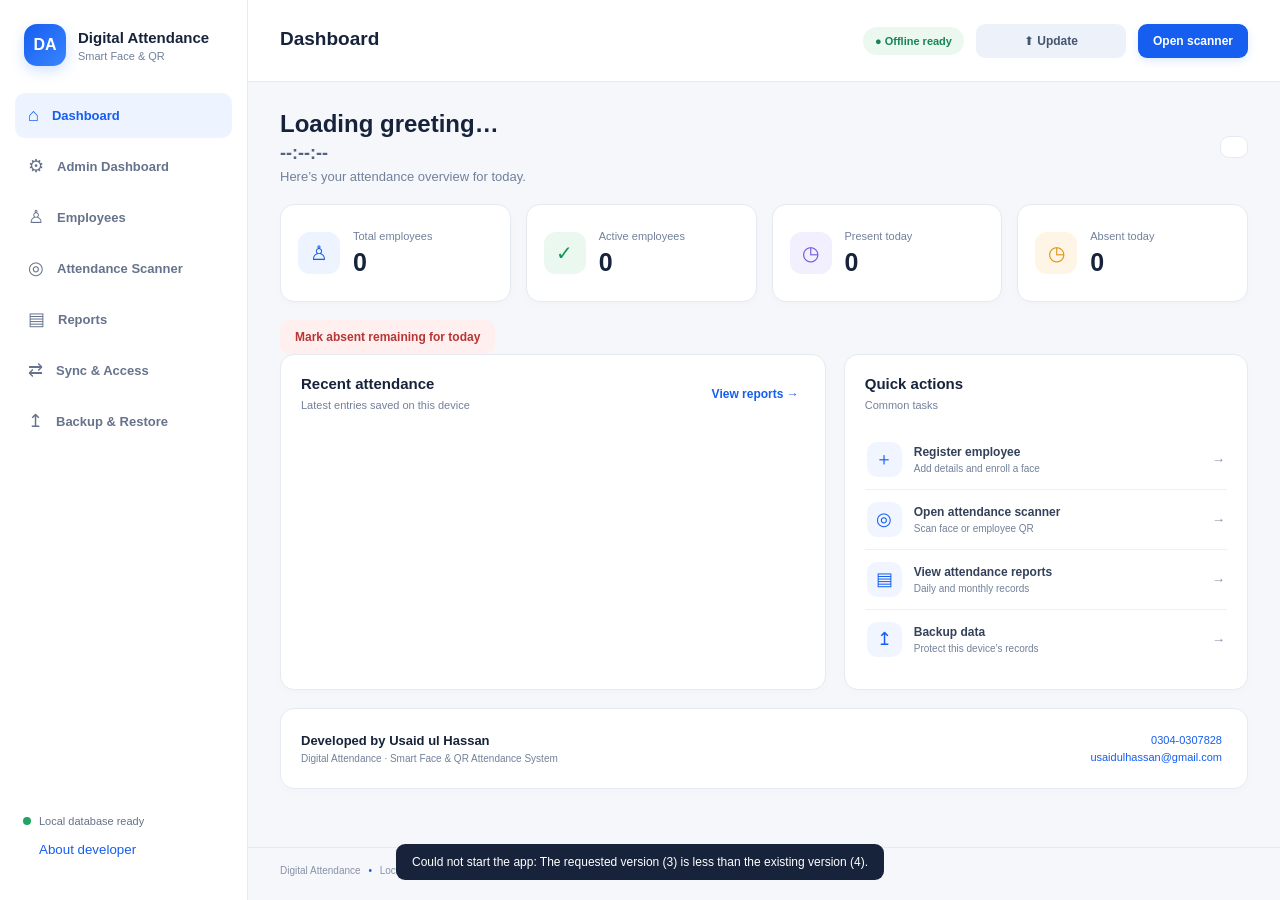
<file: Digital_Attendance/Digital_Attendance/index.html>
<!doctype html>
<html lang="en">
<head>
  <meta charset="utf-8"><meta name="viewport" content="width=device-width, initial-scale=1, viewport-fit=cover">
  <meta name="theme-color" content="#155eef"><meta name="description" content="Offline-first employee attendance using face recognition and QR codes">
  <link rel="manifest" href="manifest.webmanifest"><link rel="stylesheet" href="css/style.css">
  <title>Digital Attendance</title>
</head>
<body>
<aside class="sidebar" id="sidebar"><div class="brand"><span class="brand-mark">DA</span><div><b id="companyNameLabel">Digital Attendance</b><small>Smart Face &amp; QR</small></div></div>
  <nav id="nav"><button class="nav-link active" data-view="dashboard">⌂ <span>Dashboard</span></button><button class="nav-link" data-view="admin">⚙ <span>Admin Dashboard</span></button><button class="nav-link" data-view="employees">♙ <span>Employees</span></button><button class="nav-link" data-view="scanner">◎ <span>Attendance Scanner</span></button><button class="nav-link" data-view="reports">▤ <span>Reports</span></button><button class="nav-link" data-view="sync">⇄ <span>Sync &amp; Access</span></button><button class="nav-link" data-view="backup">↥ <span>Backup &amp; Restore</span></button></nav>
  <div class="side-foot"><span class="offline-dot"></span><span id="connection">Local database ready</span><button id="aboutBtn" class="about-link">About developer</button></div>
</aside>
<main class="main"><header class="topbar"><button id="viewBack" class="view-back hidden" aria-label="Go back">←</button><button id="menuBtn" class="menu-btn" aria-label="Menu">☰</button><div><h1 id="pageTitle">Dashboard</h1><p id="todayLabel"></p></div><div class="top-actions"><span class="status-pill">● Offline ready</span><button id="checkUpdates" class="secondary update-button" title="Check for app updates">⬆ Update</button><button class="primary" data-go="scanner">Open scanner</button></div></header>
<div class="content">
<section class="view active" id="view-dashboard"><div class="welcome"><div><h2 id="greeting">Loading greeting…</h2><p id="liveClock">--:--:--</p><p>Here’s your attendance overview for today.</p></div><span class="date-chip" id="dateChip"></span></div><div class="stats"><article class="stat-card metric-clickable" data-metric="totalEmployees" role="button" tabindex="0" aria-label="Show Total employees list"><span class="stat-icon blue">♙</span><div><small>Total employees</small><strong id="totalEmployees">0</strong></div></article><article class="stat-card metric-clickable" data-metric="activeEmployees" role="button" tabindex="0" aria-label="Show Active employees list"><span class="stat-icon green">✓</span><div><small>Active employees</small><strong id="activeEmployees">0</strong></div></article><article class="stat-card metric-clickable" data-metric="presentToday" role="button" tabindex="0" aria-label="Show Present today list"><span class="stat-icon purple">◷</span><div><small>Present today</small><strong id="presentToday">0</strong></div></article><article class="stat-card metric-clickable" data-metric="absentToday" role="button" tabindex="0" aria-label="Show Absent today list"><span class="stat-icon amber">◷</span><div><small>Absent today</small><strong id="absentToday">0</strong></div></article></div>
<button id="markAbsentRemaining" class="danger">Mark absent remaining for today</button><div class="grid-two"><article class="panel"><div class="panel-head"><div><h3>Recent attendance</h3><p>Latest entries saved on this device</p></div><button class="text-btn" data-go="reports">View reports →</button></div><div id="recentAttendance" class="table-wrap"></div></article><article class="panel"><div class="panel-head"><div><h3>Quick actions</h3><p>Common tasks</p></div></div><div class="quick-actions"><button data-go="employees"><span>＋</span><div><b>Register employee</b><small>Add details and enroll a face</small></div><i>→</i></button><button data-go="scanner"><span>◎</span><div><b>Open attendance scanner</b><small>Scan face or employee QR</small></div><i>→</i></button><button data-go="reports"><span>▤</span><div><b>View attendance reports</b><small>Daily and monthly records</small></div><i>→</i></button><button data-go="backup"><span>↥</span><div><b>Backup data</b><small>Protect this device’s records</small></div><i>→</i></button></div></article></div>
<article class="panel developer-card"><div><h3>Developed by Usaid ul Hassan</h3><p>Digital Attendance · Smart Face &amp; QR Attendance System</p></div><div><a href="tel:03040307828">0304-0307828</a><a href="mailto:usaidulhassan@gmail.com">usaidulhassan@gmail.com</a></div></article>
</section>
<section class="view" id="view-admin"><div class="panel admin-auth" id="adminLocked"><div class="panel-head"><div><h3 id="adminAuthTitle">Admin password</h3><p id="adminAuthHelp">Enter your administrator password to manage company settings.</p></div></div><form id="adminAuthForm"><label id="adminPasswordLabel">Admin password <input id="adminPassword" type="password" autocomplete="current-password" required minlength="8"></label><label id="adminPasswordConfirmLabel" class="hidden">Confirm admin password <input id="adminPasswordConfirm" type="password" autocomplete="new-password" minlength="8"></label><button id="adminUnlockButton" class="primary">Unlock admin</button></form><p class="hint">First use: create a password of at least 8 characters. Remember it; it is not recoverable from the app.</p></div><div id="adminContent" class="hidden"><div class="panel"><div class="panel-head"><div><h3>Admin Dashboard</h3><p>Company identity, attendance schedules, grace period and employee time assignments.</p></div><div class="report-actions"><button id="adminEmployees" class="secondary">Manage employees &amp; categories</button><button id="lockAdmin" class="secondary">Lock admin</button></div></div></div><div class="panel"><div class="panel-head"><div><h3>Company information</h3><p>Shown in the app and used as the organization label.</p></div></div><div class="admin-grid"><label>Company name <input id="companyNameInput" maxlength="120" placeholder="Your company or school name" required></label><label>Contact phone <input id="companyPhone" maxlength="40" inputmode="tel"></label><label>Contact email <input id="companyEmail" maxlength="120" type="email"></label><label>Address <input id="companyAddress" maxlength="240"></label></div></div><div class="panel"><div class="panel-head"><div><h3>Attendance schedules</h3><p>Changes apply to future scans. Past attendance keeps its original time and status.</p></div></div><div class="schedule-grid"><label>🛠️ Support Staff start time <input id="timePeon" type="time" value="08:00"></label><label>📋 Management Staff start time <input id="timeManagement" type="time" value="09:00"></label><label>🎓 Teaching Staff start time <input id="timeTeaching" type="time" value="08:00"></label><label>Late grace period (minutes) <input id="lateGrace" type="number" min="0" max="1440" value="0"></label></div><p class="hint">Each employee is assigned one category. That category’s start time is their attendance schedule. One grace period applies to all groups.</p><button id="saveAdminSettings" class="primary">Save company &amp; attendance rules</button></div><div class="panel"><div class="panel-head"><div><h3>Employee schedule assignments</h3><p>Review each employee’s category and active group start time.</p></div></div><div id="adminEmployeeSchedule" class="table-wrap"></div></div><div class="panel"><div class="panel-head"><div><h3>Change admin password</h3><p>Enter the current password, then choose a new one.</p></div></div><div class="admin-grid"><label>Current password <input id="adminCurrentPassword" type="password" autocomplete="current-password"></label><label>New password <input id="adminNewPassword" type="password" autocomplete="new-password" minlength="8"></label><label>Confirm new password <input id="adminNewPasswordConfirm" type="password" autocomplete="new-password" minlength="8"></label></div><button id="changeAdminPassword" class="secondary">Update admin password</button></div></div></section>
<section class="view" id="view-employees"><div class="panel"><div class="panel-head"><div><h3>Employee management</h3><p>Employee records and local face enrollment</p></div><button id="newEmployee" class="primary">＋ Register employee</button></div><div id="employeeTable" class="table-wrap"></div></div>
<dialog id="employeeDialog"><form method="dialog" id="employeeForm"><div class="dialog-head"><div><h3 id="employeeDialogTitle">Register employee</h3><p>Enter employee details and enroll a face before saving.</p></div><button class="close-btn" value="cancel">×</button></div><input type="hidden" id="originalId"><label>Employee ID <input id="employeeId" required maxlength="40" autocomplete="off"></label><label>Employee name <input id="employeeName" required maxlength="120"></label><label>Mobile number <input id="employeeMobile" required maxlength="30" inputmode="tel"></label><label>Staff category <select id="employeeCategory"><option value="management">📋 Management Staff</option><option value="teaching">🎓 Teaching Staff</option><option value="peon">🛠️ Support Staff</option></select></label><label>Profile photo (optional) <input id="employeePhotoFile" type="file" accept="image/*" capture="user"><img id="employeePhotoPreview" class="employee-photo-preview hidden" alt="Employee profile photo"></label><div class="enroll-box"><video id="enrollVideo" autoplay muted playsinline></video><div><b>Face enrollment</b><p id="faceState">Required before saving. Camera permission is needed.</p><button type="button" id="enrollFace" class="secondary">Start camera &amp; capture face</button></div></div><label class="check-label"><input type="checkbox" id="employeeActive" checked> Active employee</label><div class="dialog-actions"><button class="secondary" value="cancel">Cancel</button><button id="saveEmployee" class="primary" value="default">Save employee</button></div></form></dialog></section>
<dialog id="employeeProfileDialog" class="profile-dialog"><div class="profile-head"><div id="profileInitials" class="profile-avatar">?</div><img id="profilePhoto" class="profile-avatar hidden" alt="Employee profile photo"><div><h2 id="profileName">Employee profile</h2><p id="profileMeta"></p></div><button id="closeProfile" class="close-btn" aria-label="Close">×</button></div><label class="profile-month-label">Attendance month <input id="profileMonth" type="month"></label><div id="profileStats" class="profile-stats"></div><div id="profileAttendance" class="table-wrap"></div></dialog><dialog id="metricDialog" class="metric-dialog"><div class="panel-head"><h3 id="metricTitle">Employees</h3><button id="closeMetric" class="close-btn" aria-label="Close">×</button></div><div id="metricList" class="table-wrap"></div></dialog>
<section class="view" id="view-scanner"><div class="panel scanner-panel"><div class="panel-head"><div><h3>Automatic attendance scanner</h3><p>Keep the camera active. Face recognition and QR use the same attendance rules.</p></div><span id="scannerState" class="state-badge">Stopped</span></div><div class="scanner-stage"><div class="camera-frame"><video id="scanVideo" autoplay muted playsinline></video><div class="camera-overlay"><span></span></div><div class="camera-placeholder" id="cameraPlaceholder"><b>Camera is off</b><small>Start scanning to recognize employees</small></div><div id="qrReader" class="qr-reader"></div></div><div class="scan-result-panel"><div class="scan-counts"><span><b id="scanPresentCount">0</b><small>Present</small></span><span><b id="scanAbsentCount">0</b><small>Absent</small></span><span><b id="scanMarkedCount">0</b><small>Marked</small></span><span><b id="scanRemainingCount">0</b><small>Remaining</small></span></div><div id="scanFeedback" class="scan-feedback"><span class="feedback-icon">◎</span><b>Ready to scan</b><small>Choose a mode and start the camera.</small></div></div></div><div class="scanner-controls"><label>Attendance action <select id="attendanceAction"><option value="checkin">Check-in (required daily Present)</option><option value="checkout">Check-out (optional)</option></select></label><label>Camera <select id="cameraFacing"><option value="user">Front camera</option><option value="environment">Back camera</option></select></label><label>Scan method <select id="scanMethod"><option value="both">Face and QR</option><option value="face">Face recognition</option><option value="qr">QR code</option></select></label></div><div class="scanner-actions"><button id="startScan" class="primary">Start scanning</button><button id="stopScan" class="secondary" disabled>Stop scanning</button></div><p class="hint">Camera access requires HTTPS or localhost. Allow camera access when prompted.</p><div class="privacy-note"><b>Face data stays on this device</b><p>Face descriptors are stored in this browser profile’s IndexedDB.</p></div></div></section>
<section class="view" id="view-reports"><div class="panel"><div class="panel-head"><div><h3>Attendance reports</h3><p>Saved attendance records, ready for Excel and Access</p></div><div class="report-actions"><button id="clearAttendance" class="danger">Clear attendance</button><button id="shareReport" class="secondary">Share report</button><button id="exportCsv" class="secondary">Export CSV</button></div></div><div class="filters"><label>Report type <select id="reportType"><option value="daily">Daily</option><option value="monthly">Monthly</option></select></label><label id="dateFilter">Date <input id="reportDate" type="date"></label><label id="monthFilter" class="hidden">Month <input id="reportMonth" type="month"></label><button id="applyReport" class="primary">Apply filters</button></div><div id="reportSummary" class="report-summary"></div><div id="reportTable" class="table-wrap"></div></div></section>
<section class="view" id="view-backup"><div class="grid-two"><article class="panel"><div class="panel-head"><div><h3>Backup your data</h3><p>Download employees, attendance and face descriptors to one JSON file.</p></div></div><div class="backup-card"><span class="backup-icon">↥</span><h4>Create a full backup</h4><p>Save a copy somewhere safe before moving to another device. This file contains private employee and biometric data; keep it secure.</p><button id="createBackup" class="primary">Download backup JSON</button></div></article><article class="panel"><div class="panel-head"><div><h3>Restore from backup</h3><p>Validate the file before importing. Restore merges records by ID and attendance key.</p></div></div><div class="backup-card"><span class="backup-icon">↧</span><h4>Restore a backup file</h4><p>Records from the selected backup will be merged with local data. Newer attendance entries do not remove existing history.</p><label class="file-button">Choose backup JSON<input id="restoreFile" type="file" accept="application/json,.json"></label><div id="backupStatus" class="hint"></div></div></article></div><article class="panel info-panel"><h3>Where your data is stored</h3><p>Local employee data, attendance and face descriptors stay in this browser profile. If Sync &amp; Access is configured, employee and attendance records also sync to your private authenticated cloud database; face descriptors remain device-local. Browser data clearing, app removal or device failure can erase local data. Keep JSON backups.</p></article></section>
<section class="view" id="view-sync"><div class="panel"><div class="panel-head"><div><h3>Connect your devices</h3><p>Use the same free Supabase project and sign-in on PC and mobile.</p></div><span id="syncBadge" class="state-badge">Not connected</span></div><div id="syncMessage" class="sync-message">Set up the free project first. Local attendance continues to work without an internet connection.</div><div class="sync-form"><label>Supabase Project URL<input id="syncUrl" type="url" placeholder="https://your-project.supabase.co" autocomplete="url"></label><label>Publishable / anon key<input id="syncKey" type="text" placeholder="eyJ…" autocomplete="off"></label><div class="sync-divider">Account used on every device</div><label>Email<input id="syncEmail" type="email" autocomplete="username"></label><label>Password<input id="syncPassword" type="password" autocomplete="current-password"></label><div class="sync-actions"><button id="connectSync" class="primary">Save &amp; sign in</button><button id="syncNow" class="secondary">Sync now</button><button id="disconnectSync" class="secondary">Sign out</button></div></div><div class="privacy-note sync-privacy"><b>What gets synced</b><p>Employee details, active status, QR identifiers and attendance are sent to your authenticated cloud database. Face descriptors stay on each device. A new device can use QR and reports immediately; enroll each employee’s face on that device to use face scanning there. Never enter a service-role or secret key here.</p></div></div><article class="panel info-panel"><h3>Offline and free-plan notes</h3><p>While offline, records remain in this device’s IndexedDB and show as waiting to sync. When internet returns, this page retries automatically. If two devices both record the same employee while offline, the first record accepted by the shared database wins; the other device will replace its pending copy with the shared record on sync. Free hosting limits and pauses can delay syncing, so keep JSON backups.</p></article></section>
</div><footer>Digital Attendance <span>•</span> Local-first attendance management</footer></main>
<div id="successToast" class="toast" role="status" aria-live="polite"><div class="big-check">✓</div><div><b>Attendance Successful</b><strong id="toastName"></strong><small id="toastMeta"></small><span>حاضری کامیابی سے لگ گئی</span><span>آپ جا سکتے ہیں، شکریہ</span></div></div><div id="notice" class="notice" role="status"></div>
<dialog id="aboutDialog"><form method="dialog" class="about-dialog"><button class="close-btn" value="cancel">×</button><h3>About Developer</h3><p><b>Usaid ul Hassan</b></p><p><a href="tel:03040307828">0304-0307828</a></p><p><a href="mailto:usaidulhassan@gmail.com">usaidulhassan@gmail.com</a></p><button class="primary" value="cancel">Done</button></form></dialog>
<script src="libraries/face-api.min.js"></script><script src="libraries/html5-qrcode.min.js"></script><script src="libraries/qrcode.min.js"></script>
<script type="module" src="js/app.js"></script>

</body></html>
</file>
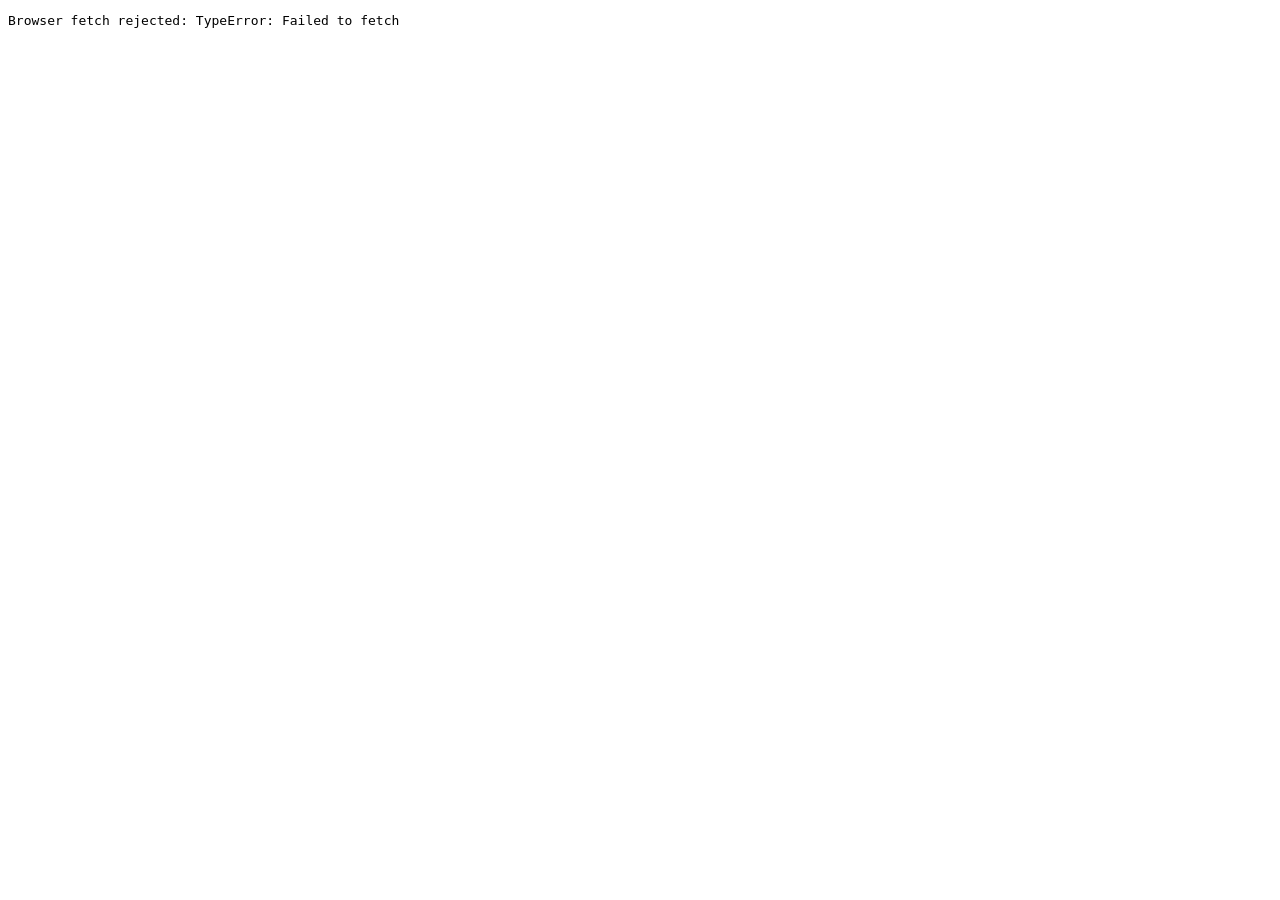
<file: Digital_Attendance/Digital_Attendance_Updated/__connection_check.html>
<!doctype html><meta charset="utf-8"><title>Auth API connection check</title><pre id="out">Checking...</pre><script>
(async()=>{const out=document.getElementById('out');try{const r=await fetch('https://acvmtmdcvewmjmmheqne.supabase.co/auth/v1/token?grant_type=password',{method:'POST',headers:{apikey:'sb_publishable_-lYKA0NH_Q0DyDZjE82Mlw_NQ3A4omh','Content-Type':'application/json'},body:'{}'});out.textContent='Auth POST reached Supabase. HTTP '+r.status+'; '+(await r.text()).slice(0,300)}catch(e){out.textContent='Browser fetch rejected: '+String(e)}})();
</script>
</file>
<file: Digital_Attendance/Digital_Attendance/css/style.css>
:root{font-family:Inter,"Segoe UI",Arial,sans-serif;color:#17233b;background:#f5f7fb;font-synthesis:none;--blue:#155eef;--navy:#14213d;--muted:#72809a;--line:#e5eaf2;--green:#159455;--red:#b73535;--amber:#b66b00}*{box-sizing:border-box}body{margin:0;min-height:100vh;background:#f5f7fb}.sidebar{position:fixed;inset:0 auto 0 0;width:248px;background:#fff;border-right:1px solid var(--line);padding:24px 15px;display:flex;flex-direction:column;z-index:10}.brand{display:flex;align-items:center;gap:12px;padding:0 9px 27px}.brand-mark{width:42px;height:42px;border-radius:13px;background:linear-gradient(135deg,#155eef,#3985ff);color:#fff;display:grid;place-items:center;font-weight:800;box-shadow:0 5px 14px #155eef30}.brand b,.brand small{display:block}.brand b{font-size:15px;max-width:158px;overflow:hidden;text-overflow:ellipsis;white-space:nowrap}.brand small{font-size:11px;color:var(--muted);margin-top:4px}.sidebar nav{display:grid;gap:5px}.nav-link{border:0;background:transparent;color:#66738c;border-radius:10px;text-align:left;padding:12px 13px;font-size:18px;display:flex;align-items:center;gap:13px;cursor:pointer;transition:background .15s,color .15s}.nav-link span{font-size:13px;font-weight:600}.nav-link:hover,.nav-link.active{background:#edf3ff;color:var(--blue)}.side-foot{margin-top:auto;color:#64728a;font-size:11px;padding:12px 8px;display:grid;grid-template-columns:8px auto;gap:8px;align-items:center}.offline-dot{width:8px;height:8px;border-radius:50%;background:#20a464}.about-link{grid-column:2;border:0;background:none;text-align:left;padding:7px 0;color:var(--blue);cursor:pointer}.main{margin-left:248px;min-height:100vh}.topbar{background:#fff;border-bottom:1px solid var(--line);min-height:82px;padding:14px 32px;display:flex;align-items:center;gap:10px;justify-content:space-between;position:sticky;top:0;z-index:5}.topbar h1{font-size:19px;margin:0}.topbar p{font-size:12px;color:var(--muted);margin:4px 0 0}.top-actions{display:flex;align-items:center;gap:12px}.status-pill{color:#178454;background:#eaf8f0;padding:8px 12px;border-radius:30px;font-size:11px;font-weight:700;white-space:nowrap}.view-back{border:0;background:#edf3ff;color:var(--blue);border-radius:9px;width:38px;height:38px;font-size:24px;cursor:pointer}.menu-btn{display:none}.content{max-width:1400px;margin:auto;padding:28px 32px 40px}.view{display:none}.view.active{display:block}.welcome{display:flex;justify-content:space-between;align-items:center;margin:0 0 20px}.welcome h2{font-size:24px;margin:0 0 5px}.welcome p{margin:0;color:var(--muted);font-size:13px}.welcome #liveClock{font-size:18px;font-weight:750;color:#53627d;margin:5px 0}.date-chip{background:#fff;border:1px solid var(--line);border-radius:9px;padding:10px 13px;color:#53627d;font-size:12px;white-space:nowrap}.stats{display:grid;grid-template-columns:repeat(4,minmax(0,1fr));gap:15px;margin-bottom:18px}.stat-card{background:#fff;border:1px solid var(--line);border-radius:14px;padding:17px;display:flex;align-items:center;gap:13px;min-height:98px;box-shadow:0 3px 10px #17233b05}.stat-icon{width:42px;height:42px;flex:0 0 42px;display:grid;place-items:center;border-radius:12px;font-size:20px}.stat-icon.blue{background:#edf3ff;color:var(--blue)}.stat-icon.green{background:#eaf8f0;color:#159455}.stat-icon.purple{background:#f2efff;color:#7358d7}.stat-icon.amber{background:#fff5e6;color:#de9414}.stat-card small,.stat-card strong{display:block}.stat-card small{font-size:11px;color:var(--muted);margin-bottom:6px}.stat-card strong{font-size:25px}.metric-clickable{cursor:pointer;transition:transform .12s,box-shadow .12s}.metric-clickable:hover,.metric-clickable:focus-visible{transform:translateY(-2px);box-shadow:0 8px 24px #17233b18;outline:2px solid #b9d0ff}.panel{background:#fff;border:1px solid var(--line);border-radius:14px;padding:20px;margin-bottom:18px;min-width:0;box-shadow:0 3px 12px #17233b04}.panel-head{display:flex;align-items:center;justify-content:space-between;gap:12px;margin-bottom:16px}.panel-head h3{font-size:15px;margin:0 0 5px}.panel-head p{font-size:11px;color:var(--muted);margin:0;line-height:1.5}.grid-two{display:grid;grid-template-columns:1.35fr 1fr;gap:18px}.text-btn{border:0;background:none;color:var(--blue);font-size:12px;font-weight:700;cursor:pointer}.table-wrap{overflow:auto;border-radius:8px}table{width:100%;border-collapse:collapse;white-space:nowrap;font-size:12px}th{text-align:left;color:#78849b;font-size:10px;text-transform:uppercase;letter-spacing:.04em;background:#fafbfd}th,td{padding:11px 10px;border-bottom:1px solid #edf0f5}td{color:#34415a}tbody tr:last-child td{border-bottom:0}.empty{text-align:center;color:#8792a6;padding:28px!important}.quick-actions{display:grid}.quick-actions button{display:flex;align-items:center;gap:12px;padding:12px 2px;background:transparent;border:0;border-bottom:1px solid #edf0f5;text-align:left;cursor:pointer;color:#34415a}.quick-actions button:last-child{border:0}.quick-actions button>span{width:35px;height:35px;border-radius:10px;background:#f1f5ff;color:var(--blue);display:grid;place-items:center;font-size:18px}.quick-actions b,.quick-actions small{display:block}.quick-actions b{font-size:12px}.quick-actions small{font-size:10px;color:var(--muted);margin-top:4px}.quick-actions i{font-style:normal;margin-left:auto;color:#8792a6}.primary,.secondary,.danger{border:0;border-radius:9px;padding:10px 15px;font-size:12px;font-weight:700;cursor:pointer;white-space:nowrap;transition:filter .15s,transform .1s}.primary{background:var(--blue);color:#fff;box-shadow:0 3px 8px #155eef22}.primary:hover{filter:brightness(.94)}.secondary{background:#edf2fa;color:#45546f}.danger{background:#fff0ef;color:#b73535}.primary:active,.secondary:active,.danger:active{transform:translateY(1px)}.primary:disabled,.secondary:disabled{opacity:.5;cursor:not-allowed}footer{border-top:1px solid var(--line);padding:17px 32px;color:#8893a7;font-size:10px}footer span{padding:0 5px;color:var(--blue)}.hidden{display:none!important}dialog{border:0;border-radius:16px;padding:0;width:min(560px,calc(100% - 28px));max-height:92vh;overflow:auto;box-shadow:0 20px 70px #101c3440;color:#17233b}dialog::backdrop{background:#0b173766;backdrop-filter:blur(2px)}#employeeForm,.about-dialog{padding:22px}.dialog-head{display:flex;justify-content:space-between;align-items:flex-start;margin-bottom:16px}.dialog-head h3,.about-dialog h3{margin:0 0 5px}.dialog-head p{font-size:11px;color:var(--muted);margin:0}.close-btn{border:0;background:#f1f3f7;border-radius:50%;width:32px;height:32px;font-size:20px;cursor:pointer;flex:0 0 auto}.dialog-head~label{display:block;font-size:11px;font-weight:700;margin:12px 0}.dialog-head~label input,.filters input,.filters select,.scanner-controls select,.admin-grid input,#adminAuthForm input{display:block;width:100%;margin-top:6px;border:1px solid #dce3ed;border-radius:8px;padding:10px;font:inherit;color:#34415a;background:#fff}.enroll-box{display:flex;gap:14px;padding:12px;background:#f7f9fc;border-radius:10px;margin:15px 0}.enroll-box video{width:120px;height:86px;object-fit:cover;background:#111;border-radius:8px}.enroll-box p{font-size:10px;color:var(--muted);margin:5px 0 9px}.check-label{display:flex!important;align-items:center;gap:7px}.dialog-actions{display:flex;justify-content:flex-end;gap:9px;margin-top:18px}.employee-photo-preview{display:block;width:86px;height:86px;object-fit:cover;border-radius:50%;margin-top:8px;border:3px solid #edf3ff}.scanner-panel{padding:20px}.scanner-stage{display:grid;grid-template-columns:1fr 1fr;gap:14px;align-items:stretch}.camera-frame{height:360px;position:relative;background:#111827;border-radius:12px;overflow:hidden;display:grid;place-items:center}.camera-frame video{width:100%;height:100%;object-fit:cover}.camera-frame video[data-facing="user"]{transform:scaleX(-1)}.camera-overlay{position:absolute;inset:15%;border:1px solid #ffffff50;border-radius:18px;pointer-events:none}.camera-overlay span{position:absolute;left:0;right:0;top:50%;height:1px;background:#ffffff35}.camera-placeholder{position:absolute;color:#fff;text-align:center;display:grid;gap:7px;pointer-events:none}.camera-placeholder b{font-size:13px}.camera-placeholder small{font-size:10px;color:#c5ccda}.qr-reader{display:none;position:absolute;inset:8px;overflow:hidden;border-radius:10px;background:#111}.qr-reader.active{display:block}.qr-reader video{width:100%!important;height:100%!important;object-fit:cover}.scan-result-panel{min-width:0;display:flex;flex-direction:column;gap:12px}.scan-counts{display:grid;grid-template-columns:repeat(4,1fr);gap:7px}.scan-counts span{display:grid;gap:4px;text-align:center;padding:9px 4px;background:#f3f6fc;border-radius:10px}.scan-counts b{font-size:20px;color:#155eef}.scan-counts small{font-size:10px;color:#72809a}.scan-result-panel .scan-feedback{flex:1}.scanner-controls{display:grid;grid-template-columns:repeat(3,minmax(0,1fr));gap:12px;margin:16px 0 13px}.scanner-controls label,.filters label{font-size:11px;color:#56637a}.scanner-actions{display:flex;gap:9px;margin-top:14px}.hint{font-size:10px;color:#7d899f;line-height:1.6;margin:12px 0 0}.state-badge{font-size:10px;color:#7a8598;background:#f0f2f6;border-radius:20px;padding:7px 10px;white-space:nowrap}.state-badge.running{color:#128249;background:#e8f7ef}.scan-feedback{min-height:170px;border:1px dashed #dce3ed;background:#fbfcfe;border-radius:12px;display:flex;align-items:center;justify-content:center;flex-direction:column;gap:8px;text-align:center;padding:18px}.feedback-icon{width:48px;height:48px;border-radius:50%;background:#edf3ff;color:var(--blue);display:grid;place-items:center;font-size:24px}.scan-feedback b{font-size:14px}.scan-feedback small{font-size:11px;color:var(--muted)}.scan-feedback.recognized{border-style:solid;border-color:#cfe2ff;background:#f7faff}.scan-feedback .recognized-name{font-size:clamp(24px,3vw,38px);line-height:1.15;color:#14213d;max-width:100%;overflow-wrap:anywhere}.privacy-note{margin-top:14px;border-radius:10px;padding:13px;background:#f2f7ff}.privacy-note b{font-size:11px;color:#1b55b3}.privacy-note p{font-size:10px;line-height:1.6;color:#60708a;margin:7px 0 0}.scanner-layout{display:grid;grid-template-columns:1.3fr .8fr;gap:18px}.report-actions{display:flex;gap:7px;flex-wrap:wrap}.filters{display:flex;align-items:end;gap:12px;flex-wrap:wrap;background:#f8fafd;padding:13px;border-radius:10px;margin-bottom:12px}.filters label{min-width:155px}.filters label input,.filters label select{padding:9px}.filters .primary{height:38px}.report-summary{font-size:11px;color:#67758d;margin:12px 2px}.badge{padding:4px 8px;border-radius:30px;font-size:10px}.badge.active{background:#e7f7ed;color:#15814b}.badge.inactive{background:#fff0ef;color:#b73535}.badge.late{background:#fff5e6;color:#b66b00}.row-actions{display:flex;gap:6px}.small-btn{border:0;border-radius:7px;background:#eef3fb;color:#315da9;padding:6px 9px;font-size:10px;cursor:pointer}.small-btn.warn{background:#fff2e1;color:#9a6615}.backup-card{border:1px solid #e9edf4;border-radius:12px;padding:20px;text-align:center}.backup-icon{width:48px;height:48px;border-radius:14px;background:#edf3ff;color:var(--blue);font-size:22px;display:grid;place-items:center;margin:0 auto 12px}.backup-card h4{margin:0;font-size:14px}.backup-card p{font-size:11px;line-height:1.7;color:var(--muted);max-width:380px;margin:8px auto 15px}.file-button{display:inline-block;background:#edf2fa;border-radius:9px;padding:10px 15px;font-size:11px;font-weight:700;cursor:pointer}.file-button input{display:none}.info-panel h3{font-size:13px;margin:0 0 7px}.info-panel p{font-size:11px;color:#66738c;line-height:1.7;margin:0}.sync-form{display:grid;grid-template-columns:1fr 1fr;gap:14px}.sync-form label{display:block;font-size:11px;font-weight:650;color:#56637a}.sync-form input{display:block;width:100%;margin-top:6px;border:1px solid #dce3ed;border-radius:8px;padding:11px;font:inherit;color:#34415a;background:#fff}.sync-divider{grid-column:1/-1;border-top:1px solid var(--line);padding-top:13px;color:#34415a;font-size:11px;font-weight:700}.sync-actions{grid-column:1/-1;display:flex;gap:8px;flex-wrap:wrap}.sync-message{background:#f4f7fc;border-radius:9px;padding:12px 14px;font-size:11px;color:#465570;margin-bottom:16px;line-height:1.5}.sync-privacy{margin-top:18px}.sync-privacy p{font-size:11px}.admin-grid{display:grid;grid-template-columns:repeat(2,minmax(180px,1fr));gap:14px;margin-bottom:14px}.admin-grid label,#adminAuthForm label{display:block;font-size:12px;font-weight:650;color:#56637a}.admin-auth{max-width:560px;margin:30px auto}.admin-auth form{display:grid;gap:14px}.admin-auth .primary{justify-self:start}.schedule-grid{display:grid;grid-template-columns:repeat(4,minmax(120px,1fr));gap:12px}.schedule-grid label{font-size:11px;color:#56637a}.schedule-grid input{display:block;width:100%;margin-top:6px;border:1px solid #dce3ed;border-radius:8px;padding:10px;font:inherit}.profile-dialog,.metric-dialog{padding:22px;width:min(760px,calc(100% - 24px));max-height:90vh;overflow:auto}.metric-dialog{width:min(680px,calc(100% - 24px))}.profile-head{display:flex;align-items:center;gap:14px;margin-bottom:16px}.profile-head h2{font-size:20px;margin:0 0 5px}.profile-head p{font-size:11px;color:var(--muted);margin:0}.profile-avatar{width:76px;height:76px;flex:0 0 76px;border-radius:50%;object-fit:cover;background:#eaf0ff;color:#155eef;display:grid;place-items:center;font-size:24px;font-weight:800}.profile-head .close-btn{margin-left:auto;align-self:flex-start}.profile-month-label{display:flex;align-items:center;gap:10px;margin:14px 0;font-size:12px}.profile-month-label input{padding:8px;border:1px solid var(--line);border-radius:8px}.profile-stats{display:grid;grid-template-columns:repeat(4,1fr);gap:10px;margin:14px 0}.profile-stats div{background:#f4f7fc;border-radius:10px;padding:12px}.profile-stats small,.profile-stats b{display:block}.profile-stats small{font-size:10px;color:var(--muted)}.profile-stats b{font-size:22px;margin-top:5px}.metric-dialog>.panel-head h3{margin:0}.developer-card{display:flex;justify-content:space-between;align-items:center;gap:14px}.developer-card h3{font-size:13px;margin:0 0 5px}.developer-card p{font-size:10px;color:var(--muted);margin:0}.developer-card a{display:block;text-align:right;color:var(--blue);font-size:11px;margin:5px;text-decoration:none}.toast{position:fixed;z-index:30;right:24px;top:22px;background:#fff;border:1px solid #d6eadf;box-shadow:0 15px 45px #162c2330;border-radius:14px;padding:15px 20px;display:flex;align-items:center;gap:15px;min-width:320px;opacity:0;transform:translateY(-15px);pointer-events:none;transition:.16s}.toast.show{opacity:1;transform:translateY(0)}.big-check{width:54px;height:54px;border-radius:50%;display:grid;place-items:center;background:#e4f7eb;color:#14934f;font-size:35px;font-weight:700}.toast b,.toast strong,.toast small,.toast span{display:block}.toast b{font-size:13px;color:#168249}.toast strong{font-size:24px;margin-top:4px;color:#17233b}.toast small,.toast span{font-size:10px;color:#66738c;margin-top:3px}.notice{position:fixed;bottom:20px;left:50%;transform:translate(-50%,15px);opacity:0;background:#17233b;color:#fff;padding:11px 16px;border-radius:9px;font-size:12px;z-index:40;pointer-events:none;transition:.15s}.notice.show{opacity:1;transform:translate(-50%,0)}.about-dialog{position:relative}.about-dialog p{font-size:13px;color:#52617a}.about-dialog a{color:var(--blue);text-decoration:none}.about-dialog>.close-btn{float:right}.about-dialog>.primary{float:right}.status-pill{user-select:none}
@media(max-width:1100px){.stats{grid-template-columns:repeat(2,minmax(0,1fr))}.grid-two,.scanner-layout{grid-template-columns:1fr}.schedule-grid{grid-template-columns:repeat(2,minmax(120px,1fr))}}
@media(max-width:720px){.sidebar{width:min(275px,84vw);transform:translateX(-105%);transition:transform .2s;box-shadow:12px 0 30px #14213d18}.sidebar.open{transform:translateX(0)}.main{margin-left:0}.topbar{padding:11px 13px;min-height:66px;gap:6px}.topbar h1{font-size:15px}.topbar p{font-size:10px}.view-back{width:34px;height:34px;margin-right:0}.menu-btn{display:block;border:0;background:transparent;font-size:20px;color:#34415a;padding:6px}.topbar>div:nth-child(3){margin-right:auto}.top-actions{gap:6px}.top-actions .primary{font-size:10px;padding:9px}.content{padding:18px 13px 30px}.welcome h2{font-size:19px}.welcome #liveClock{font-size:16px}.date-chip{font-size:10px;padding:8px}.stats{gap:9px}.stat-card{padding:11px;min-height:78px;gap:8px;border-radius:12px}.stat-icon{width:32px;height:32px;flex-basis:32px;font-size:17px}.stat-card strong{font-size:20px}.stat-card small{font-size:9px}.panel{padding:14px}.panel-head{align-items:flex-start}.panel-head h3{font-size:14px}.panel-head p{max-width:230px;line-height:1.5}.scanner-stage{grid-template-columns:1fr 1fr;gap:8px}.camera-frame{height:38vh;min-height:210px;max-height:370px}.scan-counts{gap:4px}.scan-counts span{padding:7px 2px}.scan-counts b{font-size:16px}.scan-counts small{font-size:8px}.scan-result-panel{overflow:hidden}.scan-result-panel .scan-feedback{min-height:120px;padding:9px;gap:5px}.scan-feedback .recognized-name{font-size:clamp(20px,6vw,30px)}.scanner-panel .scanner-controls{grid-template-columns:1fr 1fr;margin-top:13px;gap:8px}.scanner-controls label{font-size:10px}.scanner-actions button{flex:1}.filters{align-items:stretch}.filters label{flex:1;min-width:125px}.filters>.primary{width:100%}.report-actions{justify-content:flex-end}.report-actions button{font-size:10px;padding:9px}.sync-form{grid-template-columns:1fr}.sync-divider,.sync-actions{grid-column:1}.sync-actions button{flex:1}.admin-grid{grid-template-columns:1fr}.schedule-grid{grid-template-columns:repeat(2,minmax(120px,1fr))}.profile-dialog,.metric-dialog{padding:14px}.profile-stats{gap:6px}.profile-stats div{padding:9px 6px}.profile-stats b{font-size:18px}.toast{right:9px;left:9px;top:9px;min-width:0;padding:12px}.toast #toastName{font-size:21px}.developer-card{align-items:flex-start;flex-direction:column}.developer-card a{text-align:left}footer{padding:15px 14px}}
@media(max-width:370px){.stats{grid-template-columns:1fr 1fr}.camera-frame{min-height:185px}.scan-counts small{font-size:7px}.top-actions .primary{padding:8px 7px}}

.update-button{min-width:150px}@media(max-width:720px){.update-button{min-width:0;font-size:9px;padding:8px 7px}.top-actions{gap:5px}}
</file>
